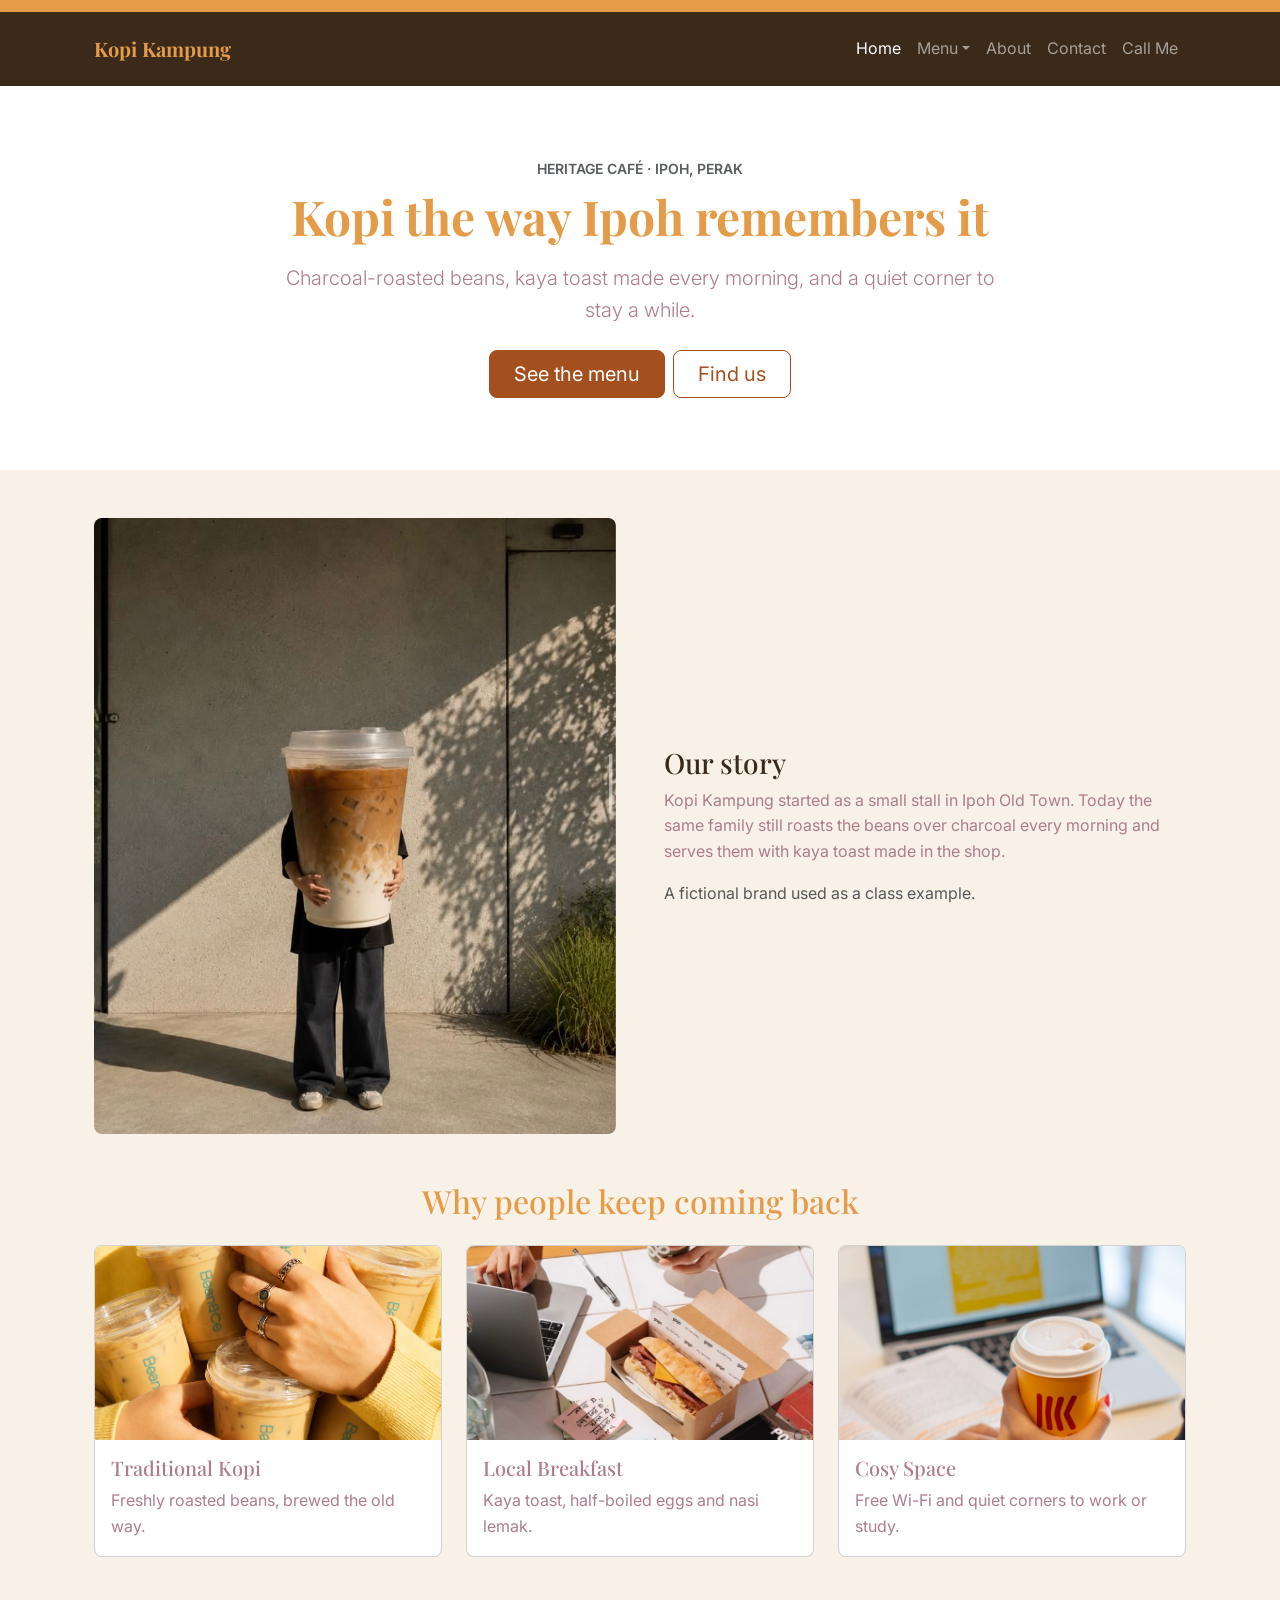
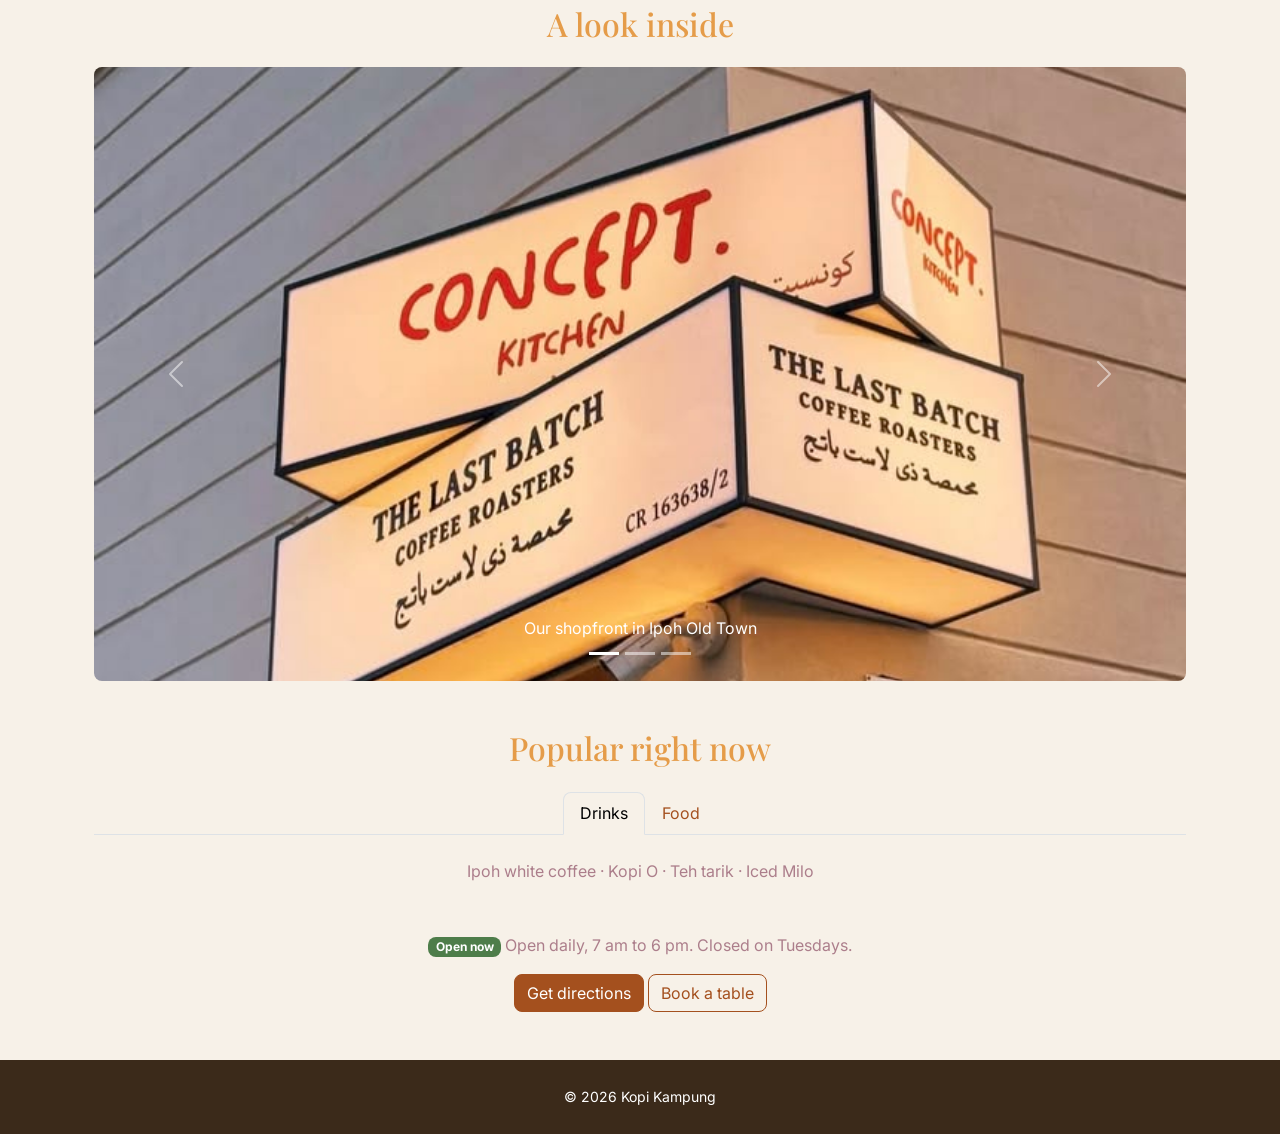
<file: index.html>
<!DOCTYPE html>
<html lang="en">

<head>
    <meta charset="UTF-8">
    <!-- 1. Makes the page fit phone screens. Without it, nothing is responsive. -->
    <meta name="viewport" content="width=device-width, initial-scale=1">
    <title>Kopi Kampung | Home</title>

    <link rel="preconnect" href="https://fonts.googleapis.com">
    <link rel="preconnect" href="https://fonts.gstatic.com" crossorigin>
    <link
        href="https://fonts.googleapis.com/css2?family=Inter:ital,opsz,wght@0,14..32,100..900;1,14..32,100..900&family=Playfair+Display:ital,wght@0,400..900;1,400..900&display=swap"
        rel="stylesheet">
    <link href="css/bootstrap.min.css" rel="stylesheet">
    <link href="css/style.css" rel="stylesheet">

    <!-- 3. Our own CSS: comes AFTER, so our styles can override Bootstrap -->

</head>

<body>
    <nav class="navbar navbar-expand-lg bg-dark sticky-top" data-bs-theme="dark">
        <div class="container">
            <a class="navbar-brand fw-bold" href="index.html">Kopi Kampung</a>
            <button class="navbar-toggler" type="button" data-bs-toggle="collapse" data-bs-target="#mainNav"
                aria-controls="mainNav" aria-expanded="false" aria-label="Toggle navigation">
                <span class="navbar-toggler-icon"></span>
            </button>
            <div class="collapse navbar-collapse" id="mainNav">
                <ul class="navbar-nav ms-auto mb-2 mb-lg-0">
                    <li class="nav-item">
                        <a class="nav-link active" aria-current="page" href="index.html">Home</a>
                    </li>
                    <li class="nav-item dropdown">
                        <a class="nav-link dropdown-toggle" href="#" role="button" data-bs-toggle="dropdown"
                            aria-expanded="false">Menu</a>
                        <ul class="dropdown-menu">
                            <li><a class="dropdown-item" href="menu-drinks.html">Drinks</a></li>
                            <li><a class="dropdown-item" href="menu-food.html">Food</a></li>
                            <li><a class="dropdown-item" href="menu-bread.html">Bread</a></li>
                        </ul>
                    </li>
                    <li class="nav-item">
                        <a class="nav-link" href="about.html">About</a>
                    </li>
                    <li class="nav-item">
                        <a class="nav-link" href="contact.html">Contact</a>
                    </li>
                    <li class="nav-item">
                        <a class="nav-link" href="callme.html">Call Me</a>
                    </li>
                </ul>
            </div>
        </div>
    </nav>

    <header class="bg-body-tertiary py-5">
        <div class="container py-lg-4">
            <div class="row justify-content-center">
                <div class="col-12 col-lg-8 text-center">
                    <p class="text-uppercase small fw-semibold text-body-secondary mb-2">Heritage café · Ipoh, Perak</p>
                    <h1 class="display-5 fw-bold mb-3">Kopi the way Ipoh remembers it</h1>
                    <p class="lead mb-4">Charcoal-roasted beans, kaya toast made every morning,
                        and a quiet corner to stay a while.</p>
                    <div class="d-grid gap-2 d-sm-flex justify-content-sm-center">
                        <a href="menu-drinks.html" class="btn btn-primary btn-lg px-4">See the menu</a>
                        <button type="button" class="btn btn-outline-primary btn-lg px-4" data-bs-toggle="modal"
                            data-bs-target="#findUsModal">Find us</button>
                    </div>
                </div>
            </div>
        </div>
    </header>



    <main class="container my-5">

        <!-- 3a. OUR STORY: image and text side by side -->
        <div class="row g-4 g-lg-5 align-items-center mb-5">
            <div class="col-12 col-lg-6">
                <img src="images/kopi1.jpg" class="img-fluid rounded" alt="Coffee beans turning in a charcoal roaster">

            </div>
            <div class="col-12 col-lg-6">
                <h2 class="h3">Our story</h2>
                <p>Kopi Kampung started as a small stall in Ipoh Old Town. Today the same family
                    still roasts the beans over charcoal every morning and serves them with kaya toast
                    made in the shop.</p>
                <p class="text-body-secondary mb-0">A fictional brand used as a class example.</p>
            </div>
        </div>

        <h2 class="text-center mb-4">
            Why people keep coming back
        </h2>
        <div class="row g-4">
            <div class="col-12 col-md-6 col-lg-4">
                <div class="card h-100">
                    <img src="images/kopi11.jpg" class="card-img-top" alt="Kopi on a marble table">
                    <div class="card-body">
                        <h2 class="card-title h5">Traditional Kopi</h3>
                            <p class="card-text">Freshly roasted beans, brewed the old way.</p>
                    </div>
                </div>
            </div>
            <div class="col-12 col-md-6 col-lg-4">
                <div class="card h-100">
                    <img src="images/kopi12.jpg" class="card-img-top" alt="Kaya toast with butter">
                    <div class="card-body">
                        <h2 class="card-title h5">Local Breakfast</h2>
                        <p class="card-text">Kaya toast, half-boiled eggs and nasi lemak.</p>
                    </div>
                </div>
            </div>
            <div class="col-12 col-md-12 col-lg-4">
                <div class="card h-100">
                    <img src="images/kopi13.jpg" class="card-img-top" alt="Old patterned floor tiles">
                    <div class="card-body">
                        <h2 class="card-title h5">Cosy Space</h2>
                        <p class="card-text">Free Wi-Fi and quiet corners to work or study.</p>
                    </div>
                </div>
            </div>
        </div>

        <!-- CAROUSEL: photos that slide -->
        <div id="shopCarousel" class="carousel slide carousel-fade" data-bs-ride="carousel" data-bs-interval="2000">
            <h2 class="text-center mt-5 mb-4">A look inside</h2>
            <div id="shopCarousel" class="carousel slide" data-bs-ride="carousel">
                <div class="carousel-indicators">
                    <button type="button" data-bs-target="#shopCarousel" data-bs-slide-to="0" class="active"
                        aria-current="true" aria-label="Photo 1"></button>
                    <button type="button" data-bs-target="#shopCarousel" data-bs-slide-to="1"
                        aria-label="Photo 2"></button>

                    <button type="button" data-bs-target="#shopCarousel" data-bs-slide-to="2"
                        aria-label="Photo 3"></button>

                </div>
                <div class="carousel-inner rounded">
                    <div class="carousel-item active">
                        <img src="images/kopi14.jpg" class="d-block w-100" alt="Kopi Kampung shopfront">
                        <div class="carousel-caption d-none d-md-block">
                            <p class="mb-0">Our shopfront in Ipoh Old Town</p>
                        </div>
                    </div>
                    <div class="carousel-item">
                        <img src="images/kopi15.jpg" class="d-block w-100" alt="Front counter">
                        <div class="carousel-caption d-none d-md-block">
                            <p class="mb-0">Our design of wall</p>
                        </div>
                    </div>
                    <div class="carousel-item">
                        <img src="images/kopi16.jpg" class="d-block w-100" alt="Charcoal roaster">
                        <div class="carousel-caption d-none d-md-block">
                            <p class="mb-0">Some cute design</p>
                        </div>

                    </div>
                </div>
                <button class="carousel-control-prev" type="button" data-bs-target="#shopCarousel" data-bs-slide="prev">
                    <span class="carousel-control-prev-icon" aria-hidden="true"></span>
                    <span class="visually-hidden">Previous</span>
                </button>
                <button class="carousel-control-next" type="button" data-bs-target="#shopCarousel" data-bs-slide="next">
                    <span class="carousel-control-next-icon" aria-hidden="true"></span>
                    <span class="visually-hidden">Next</span>
                </button>
            </div>
        </div>

        <!-- TABS: one panel at a time -->
        <h2 class="text-center mt-5 mb-4">Popular right now</h2>
        <ul class="nav nav-tabs justify-content-center">
            <li class="nav-item">
                <button class="nav-link active" type="button" data-bs-toggle="tab"
                    data-bs-target="#drinks">Drinks</button>

            </li>
            <li class="nav-item">
                <button class="nav-link" type="button" data-bs-toggle="tab" data-bs-target="#food">Food</button>

            </li>
        </ul>

        <div class="tab-content pt-4 text-center">
            <div class="tab-pane fade show active" id="drinks">
                <p>Ipoh white coffee · Kopi O · Teh tarik · Iced Milo</p>
            </div>
            <div class="tab-pane fade" id="food">
                <p>Kaya butter toast · Half-boiled eggs · Nasi lemak</p>
            </div>
        </div>

        <div class="text-center mt-5">
            <p class="mb-3"><span class="badge text-bg-success">Open now</span>
                Open daily, 7 am to 6 pm. Closed on Tuesdays.</p>
            <a href="contact.html" class="btn btn-primary">Get directions</a>
            <button type="button" class="btn btn-outline-primary" data-bs-toggle="modal"
                data-bs-target="#bookModal">Book a table</button>
        </div>

    </main>

    <footer class="bg-dark text-white py-4">
        <div class="container text-center">
            <small>&copy; 2026 Kopi Kampung</small>
        </div>
    </footer>

    <!-- 5. MODAL: opens from the Find us button -->
    <div class="modal fade" id="findUsModal" tabindex="-1" aria-labelledby="findUsTitle" aria-hidden="true">
        <div class="modal-dialog modal-dialog-centered">
            <div class="modal-content">
                <div class="modal-header">
                    <h2 class="modal-title h5" id="findUsTitle">Find us</h2>
                    <button type="button" class="btn-close" data-bs-dismiss="modal" aria-label="Close"></button>
                </div>
                <div class="modal-body">
                    <p class="mb-1"><b>Ipoh Old Town, Perak</b></p>
                    <p>Open daily, 7 am to 6 pm. Closed on Tuesdays.</p>
                    <a href="contact.html" class="btn btn-primary">Send us a message</a>
                </div>
            </div>
        </div>
    </div>

    <!-- 6. BOOKING MODAL: a form inside a modal -->
    <div class="modal fade" id="bookModal" tabindex="-1" aria-labelledby="bookTitle" aria-hidden="true">
        <div class="modal-dialog modal-dialog-centered">
            <form id="book-form" class="modal-content p-4" novalidate>
                <h2 class="h5 mb-3" id="bookTitle">Book a table</h2>
                <label for="book-name" class="form-label">Your name</label>
                <input type="text" class="form-control mb-3" id="book-name" required>
                <label for="book-date" class="form-label">Date</label>
                <input type="date" class="form-control mb-3" id="book-date" required>
                <button type="submit" class="btn btn-primary">Book</button>
                <button type="button" class="btn btn-link" data-bs-dismiss="modal">Cancel</button>
            </form>
        </div>
    </div>

    <!-- 4. Bootstrap JavaScript: at the end of body -->
    <script src="js/bootstrap.bundle.min.js"></script&gt;
<!-- 5. Our own JavaScript -->
<script src="js/script.js"></script>
</body>

</html>
</file>
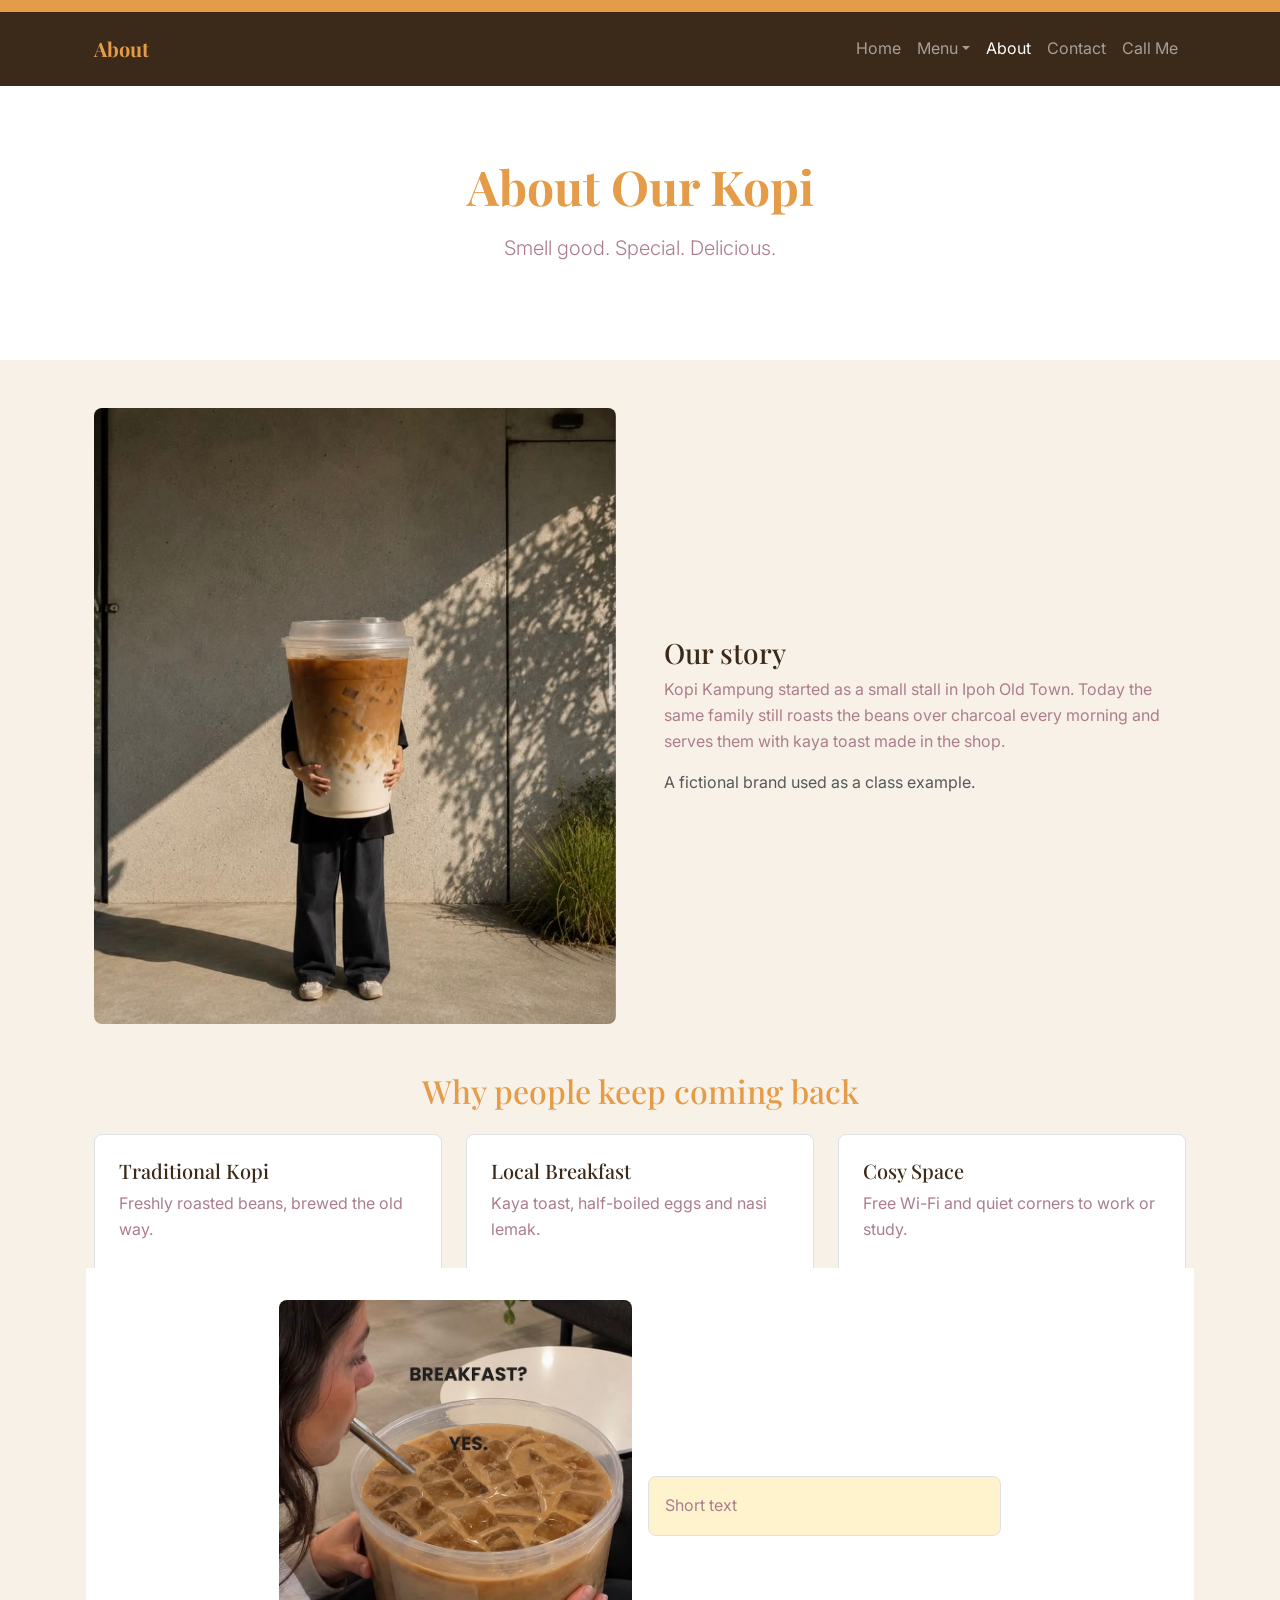
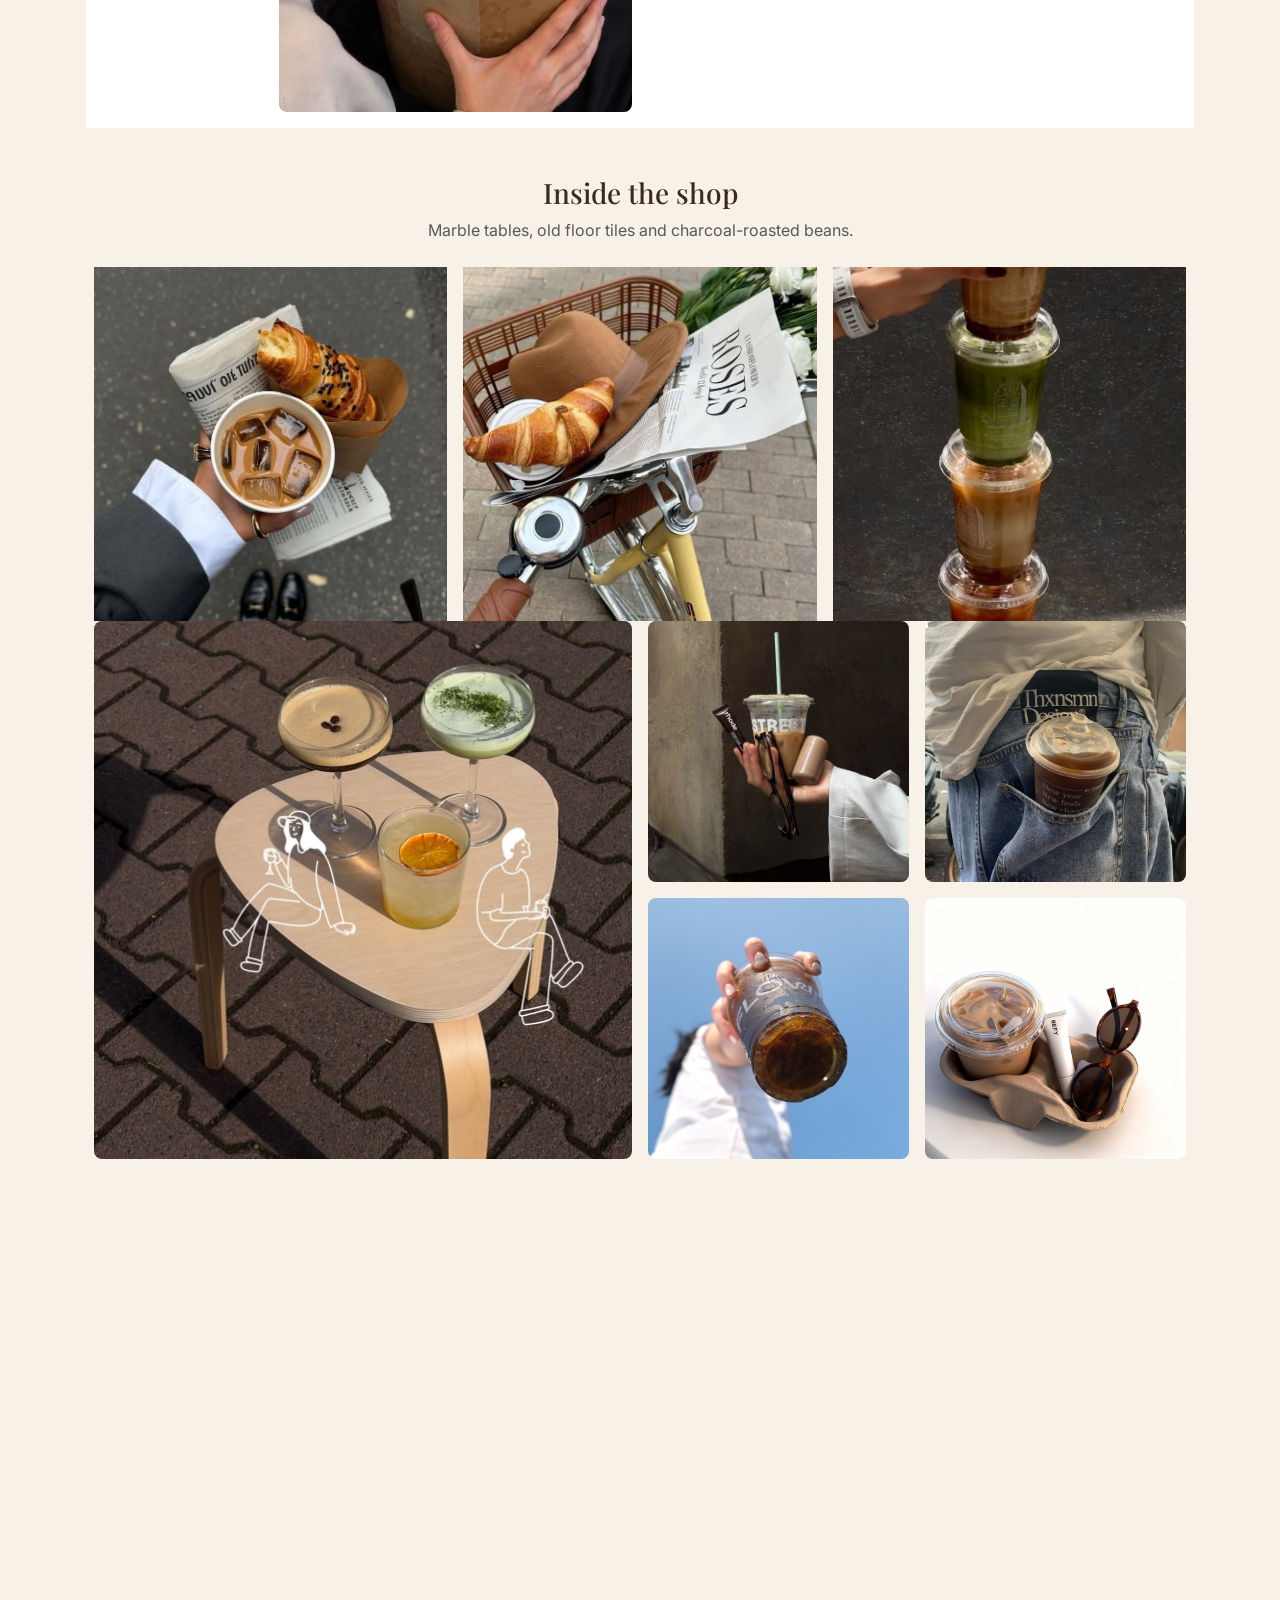
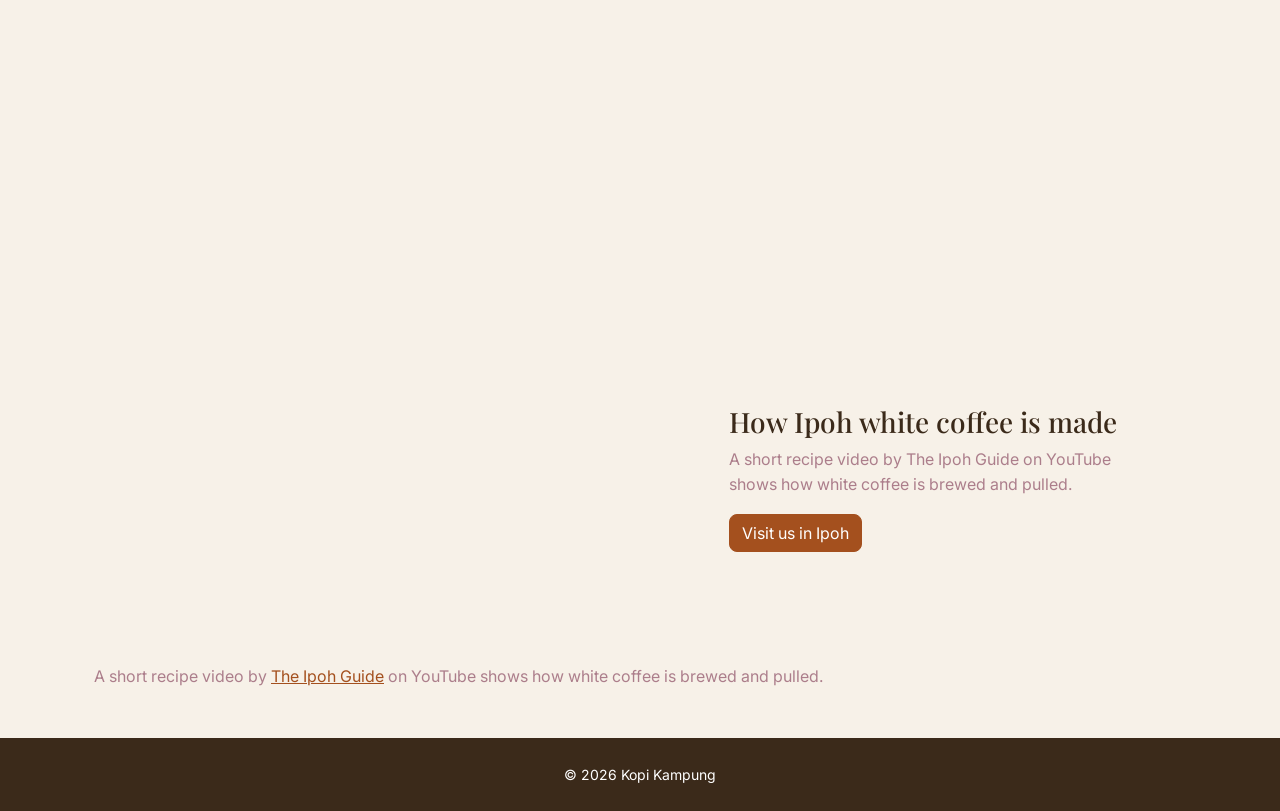
<file: about.html>
<!DOCTYPE html>
<html lang="en">

<head>
    <meta charset="UTF-8">
    <meta name="viewport" content="width=device-width, initial-scale=1.0">
    <title>Kopi Kampung | About</title>
    <link rel="preconnect" href="https://fonts.googleapis.com">
    <link rel="preconnect" href="https://fonts.gstatic.com" crossorigin>
    <link
        href="https://fonts.googleapis.com/css2?family=Inter:ital,opsz,wght@0,14..32,100..900;1,14..32,100..900&family=Playfair+Display:ital,wght@0,400..900;1,400..900&display=swap"
        rel="stylesheet">
    <link href="css/bootstrap.min.css" rel="stylesheet">
    <!-- 3. Our own CSS: comes AFTER, so our styles can override Bootstrap -->
    <link href="css/style.css" rel="stylesheet">
</head>

<body>
    <nav class="navbar navbar-expand-lg bg-dark sticky-top" data-bs-theme="dark">
        <div class="container">
            <a class="navbar-brand fw-bold" href="index.html">About</a>
            <button class="navbar-toggler" type="button" data-bs-toggle="collapse" data-bs-target="#mainNav"
                aria-controls="mainNav" aria-expanded="false" aria-label="Toggle navigation">
                <span class="navbar-toggler-icon"></span>
            </button>
            <div class="collapse navbar-collapse" id="mainNav">
                <ul class="navbar-nav ms-auto mb-2 mb-lg-0">
                    <li class="nav-item">
                        <a class="nav-link " aria-current="page" href="index.html">Home</a>
                    </li>
                    <li class="nav-item dropdown">
                        <a class="nav-link dropdown-toggle" href="#" role="button" data-bs-toggle="dropdown"
                            aria-expanded="false">Menu</a>
                        <ul class="dropdown-menu">
                            <li><a class="dropdown-item" href="menu-drinks.html">Drinks</a></li>
                            <li><a class="dropdown-item" href="menu-food.html">Food</a></li>
                            <li><a class="dropdown-item" href="menu-bread.html">Bread</a></li>
                        </ul>
                    </li>
                    <li class="nav-item">
                        <a class="nav-link active" href="about.html">About</a>
                    </li>
                    <li class="nav-item">
                        <a class="nav-link" href="contact.html">Contact</a>
                    </li>
                    <li class="nav-item">
                        <a class="nav-link" href="callme.html">Call Me</a>
                    </li>
                </ul>
            </div>
        </div>
    </nav>

    <header class="bg-body-tertiary py-5">
        <div class="container py-lg-4">
            <div class="row justify-content-center">
                <div class="col-12 col-lg-8 text-center">
                    <h1 class="display-5 fw-bold mb-3">About Our Kopi</h1>
                    <p class="lead mb-4">Smell good. Special. Delicious.</p>
                </div>
            </div>
        </div>
    </header>

    <main class="container my-5">

        <!-- 3a. OUR STORY: image and text side by side -->
        <div class="row g-4 g-lg-5 align-items-center mb-5">
            <div class="col-12 col-lg-6">
                <img src="images/kopi1.jpg" class="img-fluid rounded" alt="Coffee beans turning in a charcoal roaster">

            </div>
            <div class="col-12 col-lg-6">
                <h2 class="h3">Our story</h2>
                <p>Kopi Kampung started as a small stall in Ipoh Old Town. Today the same family
                    still roasts the beans over charcoal every morning and serves them with kaya toast
                    made in the shop.</p>
                <p class="text-body-secondary mb-0">A fictional brand used as a class example.</p>
            </div>
        </div>

        <h2 class="text-center mb-4">
            Why people keep coming back
        </h2>
        <div class="row g-4">
            <div class="col-12 col-md-6 col-lg-4">
                <div class="p-4 bg-light border rounded h-100">
                    <h2 class="h5">Traditional Kopi</h2>
                    <p>Freshly roasted beans, brewed the old way.</p>
                </div>
            </div>
            <div class="col-12 col-md-6 col-lg-4">
                <div class="p-4 bg-light border rounded h-100">
                    <h2 class="h5">Local Breakfast</h2>
                    <p>Kaya toast, half-boiled eggs and nasi lemak.</p>
                </div>
            </div>
            <div class="col-12 col-md-12 col-lg-4">
                <div class="p-4 bg-light border rounded h-100">
                    <h2 class="h5">Cosy Space</h2>
                    <p>Free Wi-Fi and quiet corners to work or study.</p>
                </div>
            </div>
        </div>

        <div class="row g-4 g-lg-5 align-items-center mb-5">
            <div class="col-12 col-lg-12">
                <div class="row g-3 align-items-center justify-content-center bg-body-tertiary py-3">
                    <div class="col-4">
                        <img src="images/kopi2.jpg" class="img-fluid rounded" alt="Floor tiles">
                    </div>
                    <div class="col-4">
                        <p class="bg-warning-subtle border rounded p-3 mb-0">Short text</p>
                    </div>
                </div>
            </div>
        </div>

        <!-- 3b. GALLERY INTRO: centred with an offset -->
        <div class="row mb-4">
            <div class="col-12 col-lg-8 offset-lg-2 text-center">
                <h2 class="h3">Inside the shop</h2>
                <p class="text-body-secondary mb-0">Marble tables, old floor tiles and charcoal-roasted beans.</p>
            </div>
        </div>

        <div class="row g-3">
            <div class="col-4">
                <div class="ratio ratio-1x1">
                    <img src="images/kopi3.jpg" class="object-fit-cover" alt="Cup of kopi">
                </div>
            </div>
            <div class="col-4">
                <div class="ratio ratio-1x1">
                    <img src="images/kopi4.jpg" class="object-fit-cover" alt="Floor tiles">
                </div>
            </div>
            <div class="col-4">
                <div class="ratio ratio-1x1">
                    <img src="images/kopi5.jpg" class="object-fit-cover" alt="Kaya toast">
                </div>
            </div>
        </div>

        <div class="row g-3 mb-5">
            <div class="col-12 col-md-6">
                <div class="ratio ratio-1x1">
                    <img src="images/kopi6.jpg" class="object-fit-cover rounded" alt="Kopi Kampung shopfront">
                </div>
            </div>
            <div class="col-12 col-md-6">
                <div class="row g-3">
                    <div class="col-6">
                        <div class="ratio ratio-1x1">
                            <img src="images/kopi7.jpg" class="object-fit-cover rounded" alt="Kopi on a marble table">
                        </div>
                    </div>
                    <div class="col-6">
                        <div class="ratio ratio-1x1">
                            <img src="images/kopi8.jpg" class="object-fit-cover rounded" alt="Kopi on a marble table">
                        </div>
                    </div>
                    <div class="col-6">
                        <div class="ratio ratio-1x1">
                            <img src="images/kopi9.jpg" class="object-fit-cover rounded" alt="Kopi on a marble table">
                        </div>
                    </div>
                    <div class="col-6">
                        <div class="ratio ratio-1x1">
                            <img src="images/kopi10.jpg" class="object-fit-cover rounded" alt="Kopi on a marble table">
                        </div>
                    </div>
                </div>
            </div>
        </div>

        <div class="row mb-4">
            <div class="ratio ratio-16x9">
                <iframe width="560" height="315" src="https://www.youtube.com/embed/1YvGop_onds?si=RQpNyohmTU3YIh3o"
                    title="YouTube video player" frameborder="0"
                    allow="accelerometer; autoplay; clipboard-write; encrypted-media; gyroscope; picture-in-picture; web-share"
                    referrerpolicy="strict-origin-when-cross-origin" allowfullscreen></iframe>
            </div>

            <div class="row g-4 g-lg-5 align-items-center">
                <div class="col-12 col-lg-7">
                    <div class="ratio ratio-16x9">
                        <iframe src="https://www.youtube.com/embed/bKWklndaqCs"
                            title="Video: Make Ipoh White Coffee At Home" allow="accelerometer; autoplay; clipboard-write; encrypted-media;

gyroscope; picture-in-picture; web-share" referrerpolicy="strict-origin-when-cross-origin" allowfullscreen></iframe>

                    </div>
                </div>
                <div class="col-12 col-lg-5">
                    <h2 class="h3">How Ipoh white coffee is made</h2>
                    <p>A short recipe video by The Ipoh Guide on YouTube shows how white coffee is brewed and pulled.
                    </p>
                    <a href="contact.html" class="btn btn-primary">Visit us in Ipoh</a>
                </div>
            </div>
        </div>

        <p>A short recipe video by
            <a href="https://www.youtube.com/watch?v=bKWklndaqCs">The Ipoh Guide</a>
            on YouTube shows how white coffee is brewed and pulled.
        </p>

    </main>

    <footer class="bg-dark text-white py-4">
        <div class="container text-center">
            <small>&copy; 2026 Kopi Kampung</small>
        </div>
    </footer>

    <!-- 4. Bootstrap JavaScript: at the end of body -->
    <script src="js/bootstrap.bundle.min.js"></script&gt;
<!-- 5. Our own JavaScript -->
<script src="js/script.js"></script>
</body>

</html>
</file>
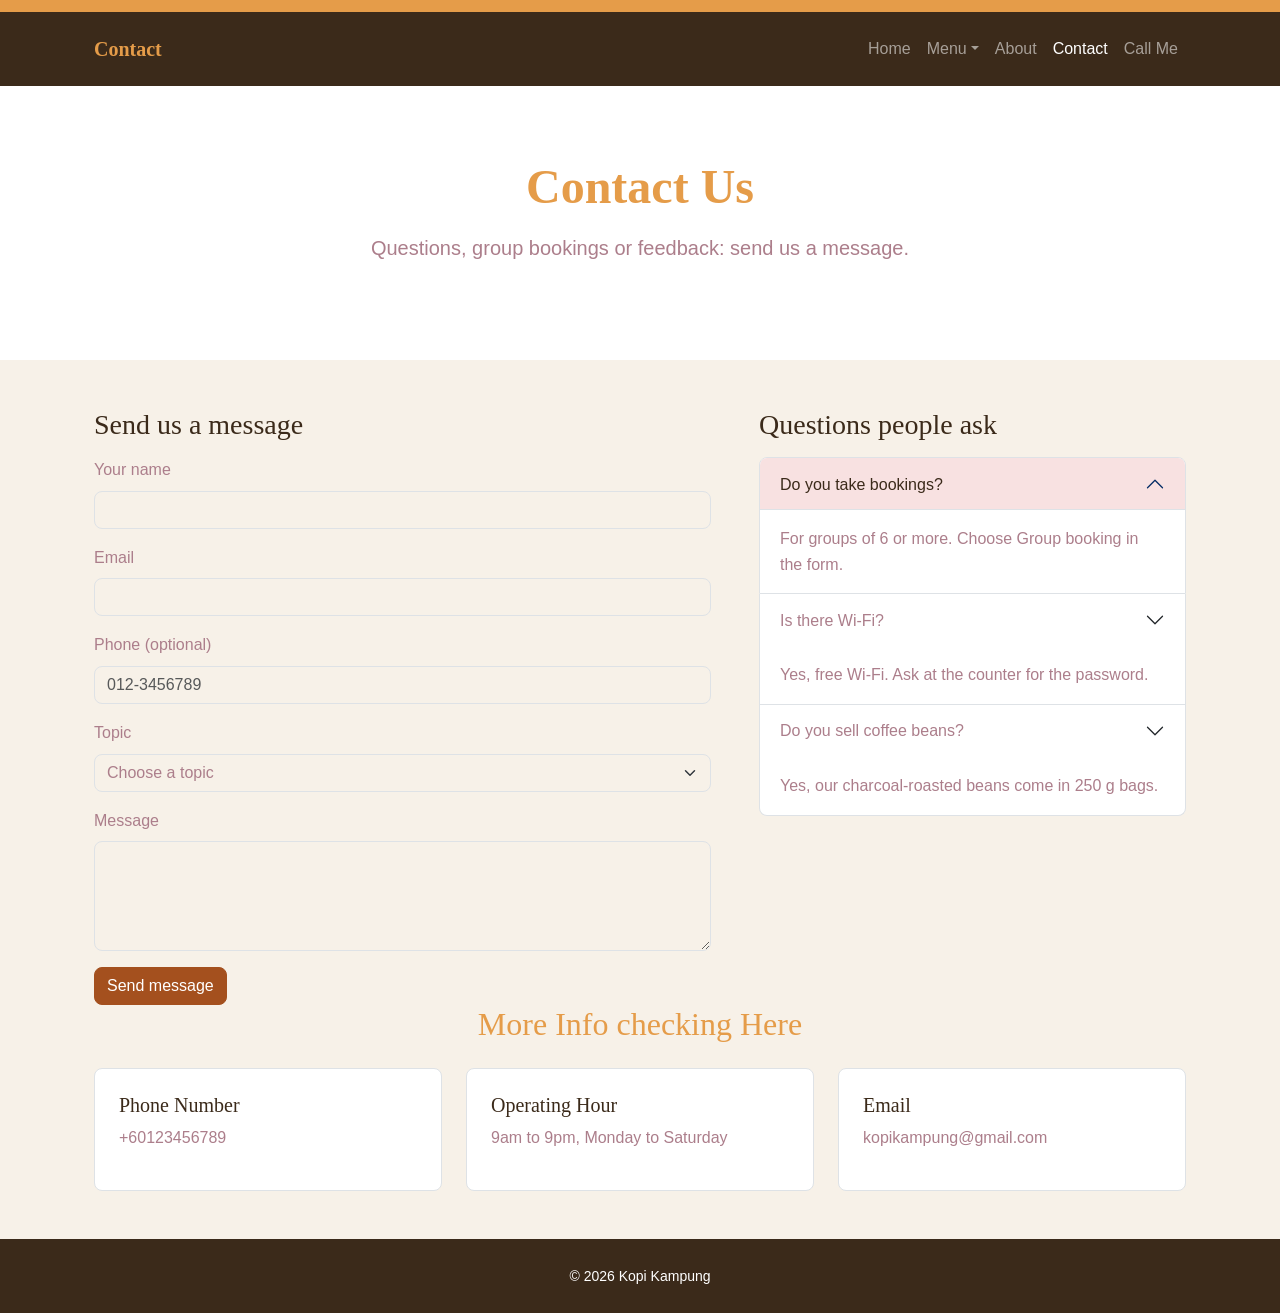
<file: contact.html>
<!DOCTYPE html>
<html lang="en">

<head>
    <meta charset="UTF-8">
    <meta name="viewport" content="width=device-width, initial-scale=1.0">
    <title>Kopi Kampung | Contact</title>
    <link href="css/bootstrap.min.css" rel="stylesheet">
    <!-- 3. Our own CSS: comes AFTER, so our styles can override Bootstrap -->
    <link href="css/style.css" rel="stylesheet">
</head>

<body>
    <nav class="navbar navbar-expand-lg bg-dark sticky-top" data-bs-theme="dark">
        <div class="container">
            <a class="navbar-brand fw-bold" href="index.html">Contact</a>
            <button class="navbar-toggler" type="button" data-bs-toggle="collapse" data-bs-target="#mainNav"
                aria-controls="mainNav" aria-expanded="false" aria-label="Toggle navigation">
                <span class="navbar-toggler-icon"></span>
            </button>
            <div class="collapse navbar-collapse" id="mainNav">
                <ul class="navbar-nav ms-auto mb-2 mb-lg-0">
                    <li class="nav-item">
                        <a class="nav-link " aria-current="page" href="index.html">Home</a>
                    </li>
                    <li class="nav-item dropdown">
                        <a class="nav-link dropdown-toggle" href="#" role="button" data-bs-toggle="dropdown"
                            aria-expanded="false">Menu</a>
                        <ul class="dropdown-menu">
                            <li><a class="dropdown-item" href="menu-drinks.html">Drinks</a></li>
                            <li><a class="dropdown-item" href="menu-food.html">Food</a></li>
                            <li><a class="dropdown-item" href="menu-bread.html">Bread</a></li>
                        </ul>
                    </li>
                    <li class="nav-item">
                        <a class="nav-link " href="about.html">About</a>
                    </li>
                    <li class="nav-item">
                        <a class="nav-link active" href="contact.html">Contact</a>
                    </li>
                    <li class="nav-item">
                        <a class="nav-link" href="callme.html">Call Me</a>
                    </li>
                </ul>
            </div>
        </div>
    </nav>

    <header class="bg-body-tertiary py-5">
        <div class="container py-lg-4">
            <div class="row justify-content-center">
                <div class="col-12 col-lg-8 text-center">
                    <h1 class="display-5 fw-bold mb-3">Contact Us</h1>
                    <p class="lead mb-4">Questions, group bookings or feedback: send us a message.</p>
                </div>
            </div>
        </div>
    </header>

    <main class="container my-5">
        <div class="row g-4 g-lg-5">
            <!-- 3a. CONTACT FORM: checked by js/script.js -->
            <div class="col-12 col-lg-7">
                <h2 class="h3 mb-3">Send us a message</h2>
                <form id="contact-form">
                    <div class="mb-3">
                        <label for="name" class="form-label">Your name</label>
                        <input type="text" class="form-control" id="name" required minlength="2">
                        <div class="invalid-feedback">Please type your name.</div>
                    </div>
                    <div class="mb-3">
                        <label for="email" class="form-label">Email</label>
                        <input type="email" class="form-control" id="email" required>
                        <div class="invalid-feedback">Please type an email like name@example.com.</div>
                    </div>
                    <div class="mb-3">
                        <label for="phone" class="form-label">Phone (optional)</label>
                        <input type="tel" class="form-control" id="phone" pattern="01[0-9]-?[0-9]{7,8}"
                            placeholder="012-3456789">

                        <div class="invalid-feedback">Type a mobile number, like 012-3456789.</div>
                    </div>
                    <div class="mb-3">
                        <label for="topic" class="form-label">Topic</label>
                        <select class="form-select" id="topic" required>
                            <option value="">Choose a topic</option>
                            <option>Group booking (6 or more)</option>
                            <option>Feedback</option>
                            <option>Something else</option>
                        </select>
                        <div class="invalid-feedback">Please choose a topic.</div>
                    </div>
                    <div class="mb-3">
                        <label for="message" class="form-label">Message</label>
                        <textarea class="form-control" id="message" rows="4" required minlength="10"></textarea>
                        <div class="invalid-feedback">Please write at least 10 characters.
                        </div>
                    </div>
                    <button type="submit" class="btn btn-primary" data-bs-toggle="tooltip"
                        data-bs-title="We reply within 2 working days">Send message</button>
                    <div id="form-thanks" class="alert alert-success d-none mt-3" role="alert">
                        Thank you! We will reply within 2 working days.
                    </div>
                </form>
            </div>
            <!-- 3b. FAQ: an accordion -->
            <div class="col-12 col-lg-5">
                <h2 class="h3 mb-3">Questions people ask</h2>
                <div class="accordion" id="faq">
                    <div class="accordion-item">
                        <h3 class="accordion-header">
                            <button class="accordion-button" type="button" data-bs-toggle="collapse"
                                data-bs-target="#faq1" aria-expanded="true">
                                Do you take bookings?
                            </button>
                        </h3>
                        <div id="faq1" class="accordion-collapse collapse show">
                            <div class="accordion-body">For groups of 6 or more. Choose Group booking in the form.</div>
                        </div>
                    </div>
                    <div class="accordion-item">
                        <h3 class="accordion-header">
                            <button class="accordion-button collapsed" type="button" data-bs-toggle="collapse"
                                data-bs-target="#faq2" aria-expanded="false">
                                Is there Wi-Fi?
                            </button>
                        </h3>
                        <div id="faq1" class="accordion-collapse collapse show">
                            <div class="accordion-body">Yes, free Wi-Fi. Ask at the counter for the password.</div>
                        </div>
                    </div>
                    <div class="accordion-item">
                        <h3 class="accordion-header">
                            <button class="accordion-button collapsed" type="button" data-bs-toggle="collapse"
                                data-bs-target="#faq3" aria-expanded="false">
                                Do you sell coffee beans?
                            </button>
                        </h3>
                        <div id="faq1" class="accordion-collapse collapse show">
                            <div class="accordion-body">Yes, our charcoal-roasted beans come in 250 g bags.</div>
                        </div>
                    </div>
                </div>
            </div>
        </div>

        <h2 class="text-center mb-4">
            More Info checking Here
        </h2>
        <div class="row g-4">
            <div class="col-12 col-md-6 col-lg-4">
                <div class="p-4 bg-light border rounded h-100">
                    <h2 class="h5">Phone Number</h2>
                    <p>+60123456789</p>
                </div>
            </div>
            <div class="col-12 col-md-6 col-lg-4">
                <div class="p-4 bg-light border rounded h-100">
                    <h2 class="h5">Operating Hour</h2>
                    <p>9am to 9pm, Monday to Saturday</p>
                </div>
            </div>
            <div class="col-12 col-md-12 col-lg-4">
                <div class="p-4 bg-light border rounded h-100">
                    <h2 class="h5">Email</h2>
                    <p>kopikampung@gmail.com</p>
                </div>
            </div>
        </div>
    </main>

    <footer class="bg-dark text-white py-4">
        <div class="container text-center">
            <small>&copy; 2026 Kopi Kampung</small>
        </div>
    </footer>

    <!-- 4. Bootstrap JavaScript: at the end of body -->
    <script src="js/bootstrap.bundle.min.js"></script&gt;
<!-- 5. Our own JavaScript -->
<script src="js/script.js">
</script>

</body>

</html>
</file>
<file: css/style.css>
:root {
--test-colour: #e59c49;

/* 1. MY BRAND: the values from my style tile */
--brand-espresso: #3B2A1A; /* navbar, footer, headings */
--brand-cream: #F7F1E8; /* page background */
--brand-charcoal: #ac7e8b; /* body text */
--brand-orange: #A4501E; /* buttons */
--font-heading:  "Playfair Display", serif;
--font-body: "Inter", Arial, sans-serif;
--brand-radius: 8px; /* rounded corners */

--bs-body-bg: var(--brand-cream);
--bs-body-color: var(--brand-charcoal);
--bs-body-font-family: var(--font-body);
--bs-body-font-size: 1rem;
--bs-body-line-height: 1.6;
--bs-heading-color: var(--brand-espresso);
--bs-border-radius: var(--brand-radius);

--bs-dark-rgb: 59, 42, 26;
--bs-light-rgb: 255, 255, 255;
--bs-tertiary-bg-rgb: 255, 255, 255;
--bs-success-rgb: 78, 125, 74;
--bs-link-color-rgb: 164, 80, 30;
--bs-link-hover-color-rgb: 59, 42, 26;
}

/* 2. BOOTSTRAP: use my brand */

/* 3. HEADINGS: my heading font */
h1, h2, .navbar-brand {
font-family: var(--font-heading);
color: var(--test-colour);
}

.text-body-secondary {
    color: var(--brand-grey);
}

body {
border-top: 12px solid var(--test-colour);
}

/* 4. DARK PARTS (the navbar): the Menu dropdown too */
[data-bs-theme="dark"] {
--bs-body-bg: var(--brand-espresso);
}

/* 5. BUTTONS: my button colour */
.btn-primary {
--bs-btn-focus-shadow-rgb: 164, 80, 30;
--bs-btn-bg: var(--brand-orange);
--bs-btn-border-color: var(--brand-orange);
--bs-btn-hover-bg: var(--brand-espresso);
--bs-btn-hover-border-color: var(--brand-espresso);
--bs-btn-active-bg: var(--brand-espresso);
--bs-btn-active-border-color: var(--brand-espresso);

}

.btn-outline-primary {
--bs-btn-focus-shadow-rgb: 164, 80, 30;
--bs-btn-color: var(--brand-orange);
--bs-btn-border-color: var(--brand-orange);
--bs-btn-hover-bg: var(--brand-orange);
--bs-btn-hover-border-color: var(--brand-orange);
--bs-btn-active-bg: var(--brand-espresso);
--bs-btn-active-border-color: var(--brand-espresso);
}

/* 6. SPACING: my spacing */
.container {
--bs-gutter-x: 3rem; /* page sides: 24 px each */
}
.navbar {
--bs-navbar-padding-y: 1rem; /* navbar: 16 px top and bottom */
}

/* 7. CARDS AND PHOTOS: white cards, same-shape photos */
.card {
--bs-card-bg: white;
}
.card-img-top,
.carousel-item img {
aspect-ratio: 16 / 9;
object-fit: cover;
}

/* 8. TABS: my colours */
.nav-tabs {
--bs-nav-link-color: var(--brand-orange);
--bs-nav-link-hover-color: var(--brand-espresso);
}

/* 9. ACCORDION: my colours */
.accordion {
--bs-accordion-bg: white;
--bs-accordion-active-bg: rgb(248, 225, 225);
--bs-accordion-active-color: var(--brand-espresso);
}
</file>
